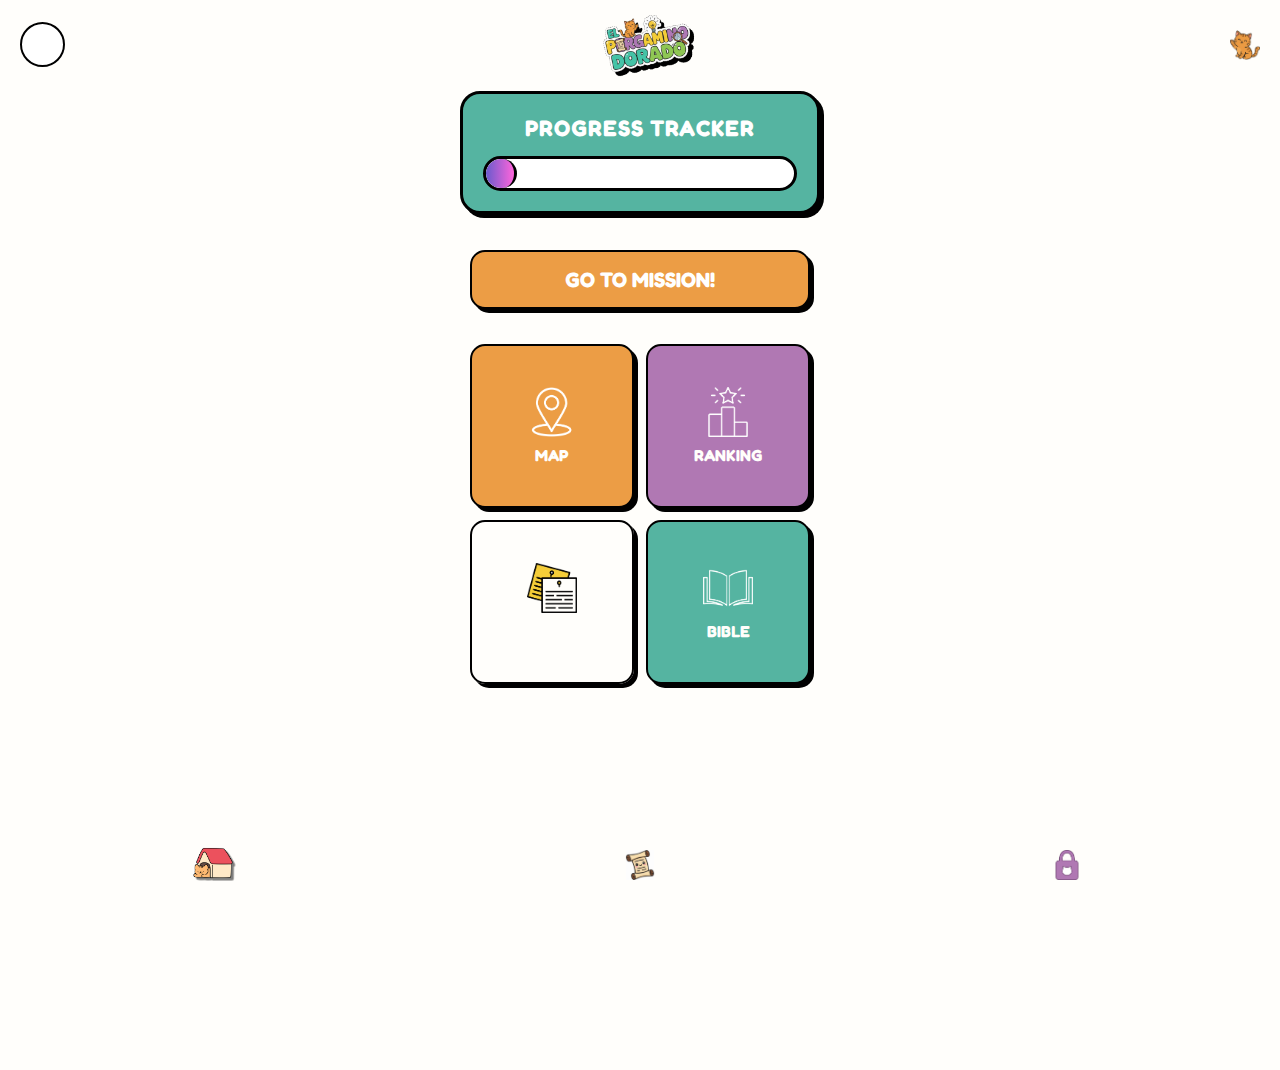
<file: index.html>
<!DOCTYPE html>
<html lang="en">
<head>
    <meta charset="UTF-8">
    <meta name="viewport" content="width=device-width, initial-scale=1.0">
    <title>The Golden Scroll - Home</title>
    <link rel="stylesheet" href="styles/main.css">
    <link rel="stylesheet" href="styles/index.css">
    <link rel="preconnect" href="https://fonts.googleapis.com">
    <link rel="preconnect" href="https://fonts.gstatic.com" crossorigin>
    <link href="https://fonts.googleapis.com/css2?family=Montserrat:wght@400;700&family=Fredoka:wght@700&display=swap" rel="stylesheet">
</head>
<body> 
    <div id="header-container"></div>

    <main>
        <div class="tracker">
            <h3 class="progress-text">PROGRESS TRACKER</h3>
            <div id="progress"><div class="progress-fill"></div> 
            </div>
        </div>

            <a href="missions.html" id="go-back">
                <h1>GO TO MISSION!</h1>
            </a>

        <div class="menu-grid">
            <div class="menu-item" id="map">
                <img src="images/map.png" alt="map">
                <h2>MAP</h2>
            </div>
            <div class="menu-item" id="ranking">
                <img src="images/ranking.png" alt="ranking">
                <h2>RANKING</h2>
            </div>
            <div class="menu-item" id="notes">
                <img src="images/notes.png" alt="notes">
                <h2>NOTES</h2>
            </div>
            <div class="menu-item" id="bible">
                <img src="images/bible.png" alt="bible">
                <h2>BIBLE</h2>
            </div>
        </div>
    </main>

    <div id="footer-container"></div>
    
    <script src="scripts/layout.js"></script>
    <script type="module" src="scripts/index.mjs"></script>
</body></html>
</file>
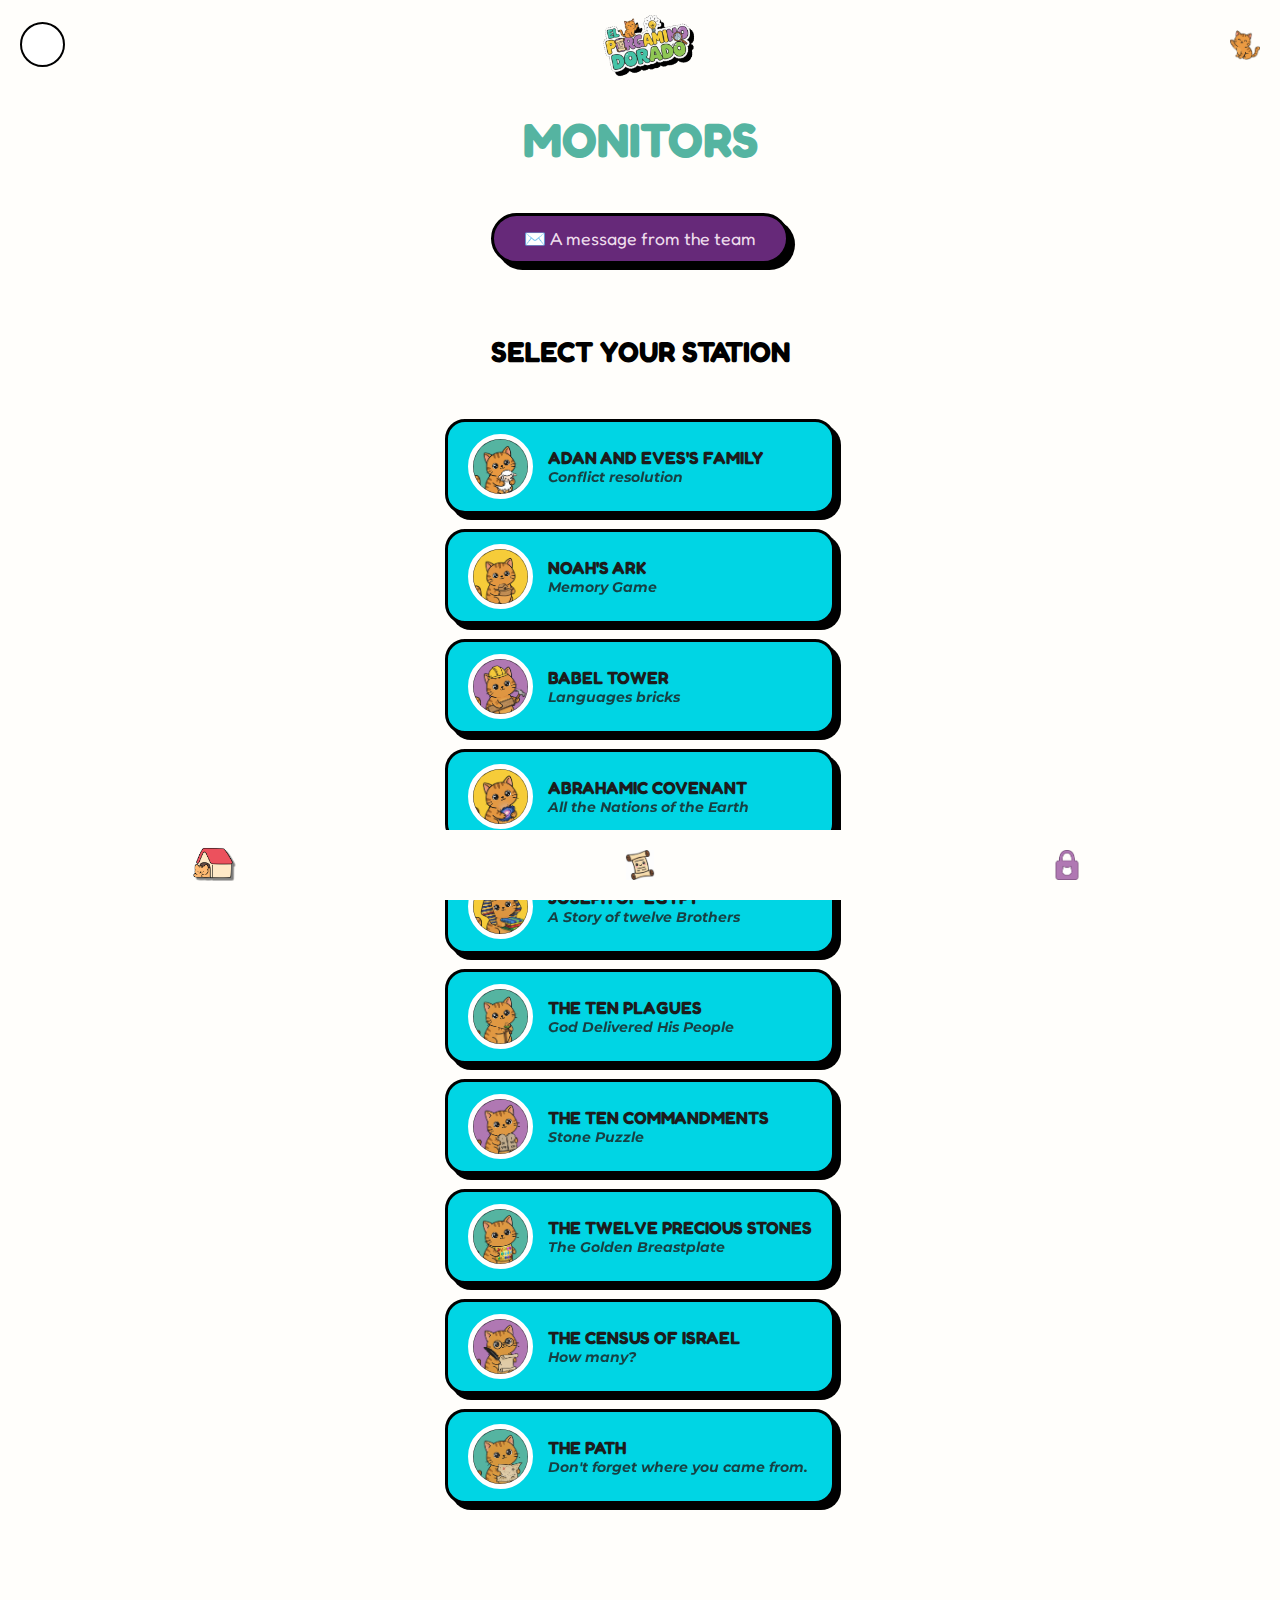
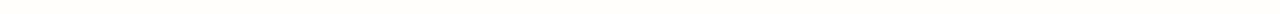
<file: monitor-index.html>
<!DOCTYPE html>
<html lang="en">
<head>
    <meta charset="UTF-8">
    <meta name="viewport" content="width=device-width, initial-scale=1.0">
    <title>The Glden Scroll - Missions Menu - Monitor Hub</title>
    <link rel="stylesheet" href="styles/main.css">
    <link rel="stylesheet" href="styles/monitor.css">
    <link rel="preconnect" href="https://fonts.googleapis.com">
    <link rel="preconnect" href="https://fonts.gstatic.com" crossorigin>
    <link href="https://fonts.googleapis.com/css2?family=Montserrat:wght@400;700&family=Fredoka:wght@700&display=swap" rel="stylesheet">

</head>
<body>
    <div id="header-container"></div>

    <main>
        <h1>MONITORS</h1>
        
        <div class="open-message-container">
            <button id="open-message-btn">✉️ A message from the team</button>
        </div>

        <h2 class="ranking-title">SELECT YOUR STATION</h2>
        <div id="missions-grid" class="missions-grid"></div>
    </main>

    <div id="welcome-modal" class="modal">
        <div class="modal-content welcome-letter">            
            <p class="letter-greeting">Dear Monitor,</p>
            <p>We want to thank you for your service as an official 'The Golden Scroll' monitor. While the participants are on a learning mission to solve mysteries and find the treasure, your mission as a monitor is to make that learning possible. We know that with your help, participants will be able to feel the Spirit and have fun as they learn the sacred truths contained in the scriptures.</p>
            <p>The information provided for each mission reflects the content on the participant’s platform, along with instructions to properly set up your station before their arrival. A script is also included—not to be memorized, but to serve as a guide for leading your activity.</p>
            <p>This is accompanied by the scriptures for your assigned story and tips to enhance the experience. You are expected to adapt this information to your participants' needs while staying focused on narrating the story according to the scriptures in a simple, easy-to-understand, and engaging way.</p>
            
            <div class="letter-footer">
                <p class="letter-closing">Good Luck!</p>
                <p class="letter-signature">- The Golden Scroll</p>
            </div>
            
            <button id="start-monitoring-btn">START MONITORING</button>
        </div>
    </div>

    <div id="footer-container"></div>

    <script src="scripts/layout.js"></script>
    <script type="module" src="scripts/monitorMenu.mjs"></script>
</body>
</html>
</file>
<file: styles/main.css>
* {
    box-sizing: border-box; 
    margin: 0;
    padding: 0;
}

:root {
    --color-background: #FFFEFB;
    --color-primary:    #F6CC39;
    --color-secondary:  #B078B3;
    --color-support:    #EC9D45;
    --color-highlight:  #55b4a1;

    --font-titles: 'Fredoka', sans-serif;
    --font-body:   'Montserrat', sans-serif;
}

body {
    overflow-x: hidden;
    width: 100%; 
    margin: 0;
    padding: 0;
    font-family: var(--font-body);
    background-color: var(--color-background);
}

main {
    background-color: var(--color-background);
    width: 100%;
    max-width: 450px;
    min-height: 100vh;
    margin: 0 auto; 
    display: flex;
    flex-direction: column; 
    align-items: center;
    padding: 40px 20px;
    gap: 20px;
}

/* Header */
#team-profile {
    width: 45px;
    height: 45px;
    border-radius: 50%;
    border: 2px solid black;
    background-color: white;
    background-size: cover;
    background-position: center;
    cursor: pointer;
}

.logo img {
    max-width: 90px;
    height: auto;
    filter: drop-shadow(4px 4px 0px black);
}

#notifications {
    width: 30px;
    height: auto;
}

header {
    display: flex;
    justify-content: space-between;
    align-items: center;
    padding: 10px 20px;
    width: 100%;
}


footer {
    position: fixed;
    bottom: 0;
    left: 0;
    width: 100%;
    height: 70px;

    display: flex;
    justify-content: space-around;
    align-items: center;
    z-index: 1000;

    display: flex;
    justify-content: space-around;
    align-items: center;
    width: 100%;
    padding: 10px 0;
    background-color: var(--color-background);
}


.nav-icon {
    display: flex;
    justify-content: center;
    align-items: center;
    padding: 10px;
    text-decoration: none;
    width: 60px;
}

.nav-icon img {
    width: 30px;
    height: auto;
    transition: all 0.3s cubic-bezier(0.175, 0.885, 0.32, 1.275);
}

/* Active */
.nav-icon.active img {
    transform: scale(1.3) translateY(-2px);
    filter: drop-shadow(2px 2px 0px rgba(0,0,0,0.5));
}

/* Profile Modal */
#modal-profile {
    display: none;
    position: fixed;
    z-index: 1000;
    left: 0;
    top: 0;
    width: 100%;
    height: 100%;
    background-color: rgba(0, 0, 0, 0.8);
    justify-content: center;
    align-items: center;
}

.profile-card {
    background-color: var(--color-highlight);
    border: 4px solid black;
    border-radius: 25px;
    padding: 30px 20px;
    width: 85%;
    max-width: 320px;
    text-align: center;
    position: relative;
    box-shadow: 8px 8px 0px black;
}

#modal-cat-avatar {
    width: 100%;
    height: 100%;
    background-size: cover;
    background-position: center;
    background-repeat: no-repeat;
    border-radius: 50%;
    background-color: white;
}

.avatar-container.big {
    width: 120px;
    height: 120px;
    margin: 0 auto 15px;
    border: 3px solid black;
    border-radius: 50%;
    overflow: hidden;
    background-color: white;
    display: flex;
    justify-content: center;
    align-items: center;
}

.info-box {
    background: white;
    border: 2px solid black;
    border-radius: 15px;
    padding: 10px;
    margin: 10px 0;
}

.info-box .label {
    font-size: 0.7rem;
    margin: 0;
    color: #666;
}

.info-box .value {
    font-weight: bold;
    font-size: 1.1rem;
    margin: 0;
}
</file>
<file: styles/index.css>
* {
    box-sizing: border-box;
    margin: 0;
    padding: 0;
}

body {
    overflow-x: hidden;
    width: 100%;
    display: flex;
    flex-direction: column;
    min-height: 100vh;
    font-family: var(--font-body);
    background-color: var(--color-background);
    padding-bottom: 5rem;
}

main {
    display: flex;
    flex-direction: column;
    align-items: center;
    width: 100%; 
    padding: 0 15px;
    flex: 1;
}

/* Progress Tracker */
.tracker {
    background-color: #55b4a1;
    border: 3px solid black;
    border-radius: 20px;
    padding: 20px;
    width: 100%;
    max-width: 360px;
    margin: 1px auto;
    display: flex;
    flex-direction: column;
    align-items: center;
    box-shadow: 4px 4px 0px black;
}

.progress-text {
    font-family: var(--font-titles);
    color: white;
    font-size: 1.4rem;
    margin-bottom: 15px;
    text-align: center;
    text-transform: uppercase;
    letter-spacing: 1px;
}

#progress {
    width: 100%;
    height: 35px;
    background-color: white;
    border: 3px solid black;
    border-radius: 50px;
    position: relative;
    overflow: hidden;
}

.progress-fill {
    height: 100%;
    background: linear-gradient(90deg, #6a5acd, #ff65db);
    border-radius: 50px;
    border-right: 3px solid black;
    transition: width 0.6s ease-in-out;
}

/* Back to Mission */
#go-back {
    display: block;
    text-decoration: none;
    width: 100%;
    max-width: 340px;
    background: var(--color-support);
    border: 2px solid black;
    box-shadow: 4px 4px 0px black;
    border-radius: 15px;
    padding: 15px;
    margin: 15px 0;
    cursor: pointer;
    transition: all 0.1s;
}

#go-back h1 {
    font-family: var(--font-titles);
    font-size: 1.3rem;
    text-align: center;
    color: white;
    margin: 0;
}

/* Click*/
#go-back:active {
    box-shadow: 0px 0px 0px black;
    transform: translate(4px, 4px);
}

/* Menu */
.menu-grid {
    display: grid;
    grid-template-columns: 1fr 1fr;
    gap: 12px;
    width: 100%;
    max-width: 340px; 
}

.menu-item {
    border: 2px solid black;
    border-radius: 15px;
    padding: 10px 5px;
    display: flex;
    flex-direction: column;
    align-items: center;
    justify-content: center;
    aspect-ratio: 1 / 1; 
    width: 100%;
    box-shadow: 4px 4px 0px black;
    transition: all 0.1s;
    cursor: pointer;
    text-decoration: none;
}

/* Menu Item */
.menu-item:active {
    box-shadow: 0px 0px 0px black;
    transform: translate(4px, 4px);
}

.menu-item img {
    width: 50px;
    height: auto;
    margin-bottom: 8px;
}

.menu-item h2 {
    font-family: var(--font-titles);
    color: var(--color-background);
    font-size: 1rem;
    margin: 0;
    text-align: center;
}

/* Colors */
#map {background-color: var(--color-support);}
#ranking {background-color: var(--color-secondary);}
#normas {background-color: var(--color-primary);}
#bible {background-color: var(--color-highlight);}
</file>
<file: styles/monitor.css>
main {
    padding: 20px;
    max-width: 800px;
    margin: 0 auto;
    padding-bottom: 100px;
}

h1 {
    font-family: var(--font-titles);
    color: var(--color-highlight);
    text-align: center;
    font-size: 3rem;
    margin-bottom: 5px;
}

/* ✉️ Button */
.open-message-container {
    text-align: center;
    margin: 20px 0;
}

#open-message-btn {
    background-color: #662979;
    color: rgb(238, 221, 236);
    border: 3px solid #000;
    border-radius: 50px;
    padding: 12px 30px;
    font-family: var(--font-titles);
    font-size: 1.1rem;
    cursor: pointer;
    box-shadow: 6px 6px 0px #000;
    transition: all 0.2s ease;
}

#open-message-btn:hover {
    transform: translate(-3px, -3px);
    box-shadow: 9px 9px 0px var(--color-secondary);
}

#open-message-btn:active {
    transform: translate(2px, 2px);
    box-shadow: 2px 2px 0px #000;
}

/* Modal */
.modal {
    display: none; 
    position: fixed;
    z-index: 2000;
    left: 0;
    top: 0;
    width: 100%;
    height: 100%;
    background-color: rgba(0, 0, 0, 0.85);
    backdrop-filter: blur(8px);
    align-items: center;
    justify-content: center;
    padding: 20px;
}

.modal-content {
    background: #fffaf0;
    padding: 25px;
    border-radius: 20px;
    border: 3px solid #000;
    max-width: 400px; 
    width: 100%;
    max-height: 85vh;
    overflow-y: auto;
    box-shadow: 10px 10px 0px rgba(0,0,0,0.3);
    animation: modalSlide 0.4s ease;
}

@keyframes modalSlide {
    from { transform: translateY(-30px); opacity: 0; }
    to { transform: translateY(0); opacity: 1; }
}


/* Letter */
.welcome-letter p {
    font-family: var(--font-body);
    font-style: italic;
    font-size: 0.9rem;
    line-height: 1.4;
    color: #444;
    margin-bottom: 12px;
}

.letter-greeting {
    font-family: var(--font-titles) !important;
    font-style: normal !important;
    font-weight: bold;
    color: #000 !important;
    font-size: 1.2rem !important;
    margin-bottom: 10px !important;
}

.letter-footer {
    margin-top: 15px;
    text-align: right;
    border-top: 1px solid #ddd;
    padding-top: 10px;
}

.letter-signature {
    font-family: var(--font-titles) !important;
    font-style: normal !important;
    font-weight: bold;
    color: var(--color-primary) !important;
}

#start-monitoring-btn {
    display: block;
    width: 100%;
    margin-top: 15px;
    padding: 12px;
    background: var(--color-primary);
    color: white;
    border: 3px solid #000;
    border-radius: 10px;
    font-family: var(--font-titles);
    font-size: 1.1rem;
    cursor: pointer;
    box-shadow: 4px 4px 0px #000;
}

/* Missions */
.ranking-title {
    font-family: var(--font-titles);
    text-align: center;
    margin: 30px 0 20px; 
    text-transform: uppercase;
    font-size: 1.8rem;
}

.missions-grid {
    display: flex;
    flex-direction: column;
    gap: 15px;
    padding: 10px;
    max-width: 600px;
    margin: 0 auto;
}

.mission-menu-item {
    background-color: #00d5e4; 
    border: 3px solid #000;
    border-radius: 20px;
    padding: 12px 20px;
    display: flex;
    flex-direction: row; 
    align-items: center; 
    gap: 15px;
    box-shadow: 6px 6px 0px #000;
    cursor: pointer;
    transition: 0.2s;
    text-decoration: none;
}

.mission-menu-item:hover {
    transform: translate(-3px, -3px);
    box-shadow: 9px 9px 0px #000;
}

.icon-circle {
    width: 65px;
    height: 65px;
    background-color: #ffffff;
    border: 5px solid #ffffff;
    border-radius: 50%;
    display: flex;
    align-items: center;
    justify-content: center;
    flex-shrink: 0;
    overflow: hidden;
}

.mission-icon {
    width: 103%;  
    height: 103%;
    object-fit: contain;
}

.mission-info h3 {
    font-family: var(--font-titles);
    font-size: 1.1rem;
    margin: 0;
    text-transform: uppercase;
    color: #1c1c1c;
    line-height: 1.1;
}

.mission-info p {
    font-family: var(--font-body);
    font-weight: 700;
    font-size: 0.85rem;
    color: #1c1c1c;
    margin: 2px 0 0;
    font-style: italic;
    opacity: 0.8;
}
</file>
